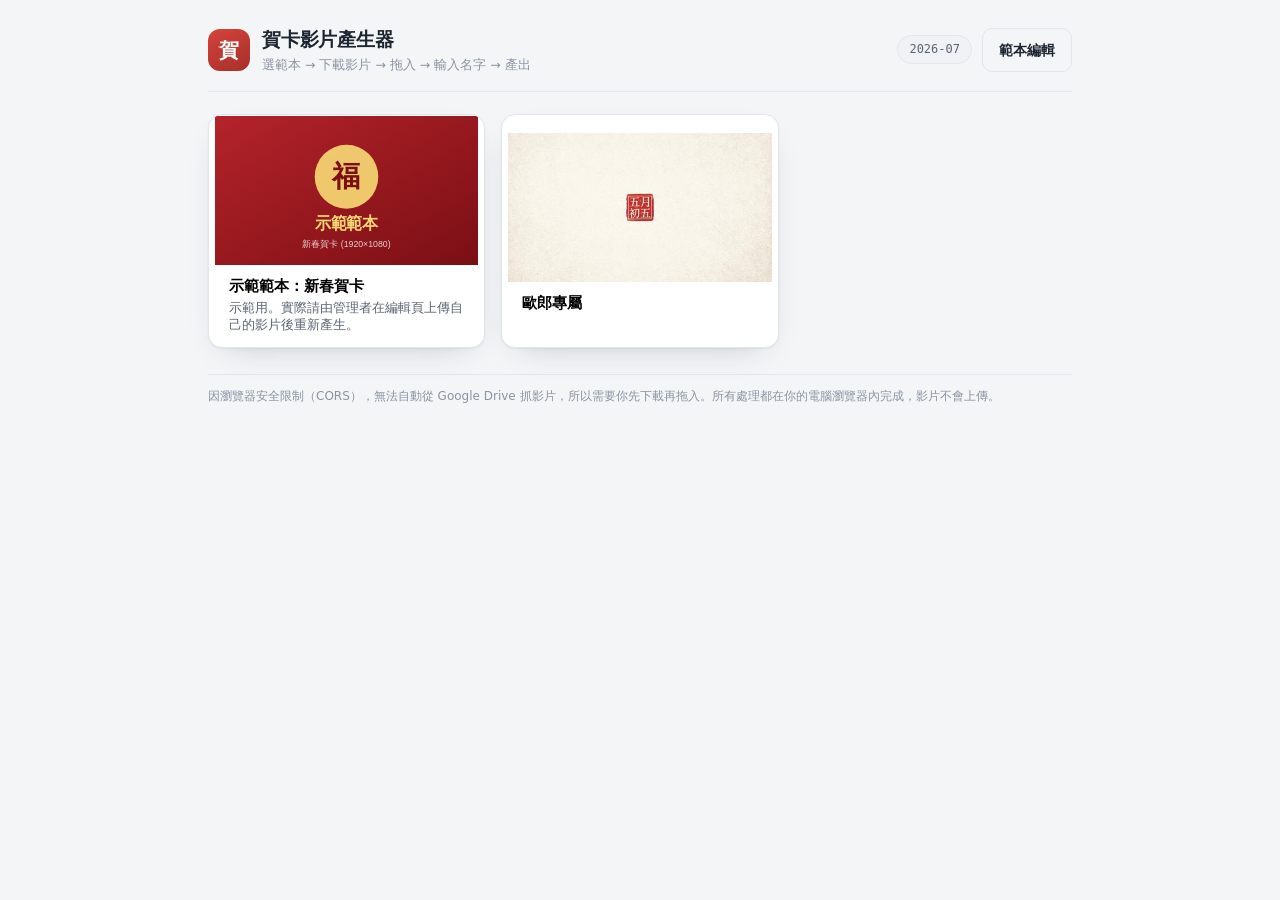
<file: index.html>
<!doctype html>
<html lang="zh-Hant">
<head>
  <meta charset="utf-8">
  <meta name="viewport" content="width=device-width, initial-scale=1">
  <title>賀卡影片產生器 — 專員產出</title>
  <link rel="stylesheet" href="css/app.css">
</head>
<body>
  <div class="wrap">
    <div class="topbar">
      <div class="brand">
        <div class="logo">賀</div>
        <div>
          <h1>賀卡影片產生器</h1>
          <div class="sub">選範本 → 下載影片 → 拖入 → 輸入名字 → 產出</div>
        </div>
      </div>
      <div class="right">
        <span class="pill" id="monthTag"></span>
        <a class="btn btn-ghost" href="editor.html" title="管理者用">範本編輯</a>
      </div>
    </div>

    <div id="browserWarn" class="alert warn hide">
      建議使用 <b>Chrome</b> 或 <b>Edge</b> 瀏覽器。其他瀏覽器可能無法產出影片。
    </div>

    <!-- 首頁：範本卡片 -->
    <section id="home">
      <div id="cards" class="grid"></div>
    </section>

    <!-- 產出流程（簡化：下載→拖入→打名字→產出） -->
    <section id="flow" class="hide">
      <div class="topbar" style="border:0;margin-bottom:8px;padding:0">
        <button class="btn btn-ghost" id="backBtn">← 換一個範本</button>
        <h2 id="flowTitle" style="margin:0;font-size:18px"></h2>
        <span></span>
      </div>

      <!-- 區塊 1：取得影片（下載＋拖入合併） -->
      <div class="block">
        <h3>1　取得影片</h3>
        <div class="sub">先下載這支範本影片，再把它拖進下面的框。</div>
        <div class="dlrow">
          <a class="btn btn-primary btn-lg" id="dlBtn" target="_blank" rel="noopener">⬇ 下載影片</a>
          <span class="muted">下載後 →</span>
        </div>
        <div class="drop" id="drop">
          <div class="big" id="dropMsg">把下載好的影片拖到這裡（或點這裡選檔案）</div>
          <div class="small">檔名：<b id="expectName" class="mono"></b>　·　建議 1080p、60 秒內</div>
        </div>
        <input type="file" id="fileInput" accept="video/*" class="hide">
        <div class="alert err hide" id="dropErr"></div>
        <div id="pvWrap" class="preview hide" style="margin-top:12px">
          <video id="pvVideo" muted playsinline></video>
          <div class="layer" id="pvLayer"></div>
        </div>
      </div>

      <!-- 區塊 2：打名字 → 產出（拖入後才出現） -->
      <div class="block hide" id="makeBlock">
        <h3>2　填文字，然後產出</h3>
        <div class="sub">填名字、賀語，上方預覽會即時顯示。換文字直接改再按產出，不用重拖影片。</div>
        <div id="nameInputs"></div>
        <button class="adv-toggle" id="advToggle" type="button"><span class="caret">▸</span> 更多設定（文字顏色）</button>
        <div class="adv-body hide" id="advBody"></div>
        <div class="genrow">
          <button class="btn btn-primary btn-lg" id="genBtn" disabled style="flex:1">產出賀卡影片</button>
        </div>
        <div id="prog" class="hide" style="margin-top:14px">
          <div class="progress"><i id="progBar"></i></div>
          <div class="progress-label" id="progLabel"></div>
        </div>
      </div>
    </section>

    <div class="footnote">
      因瀏覽器安全限制（CORS），無法自動從 Google Drive 抓影片，所以需要你先下載再拖入。所有處理都在你的電腦瀏覽器內完成，影片不會上傳。
    </div>
  </div>

  <script src="js/lib.js"></script>
  <script src="js/staff.js"></script>
</body>
</html>
</file>
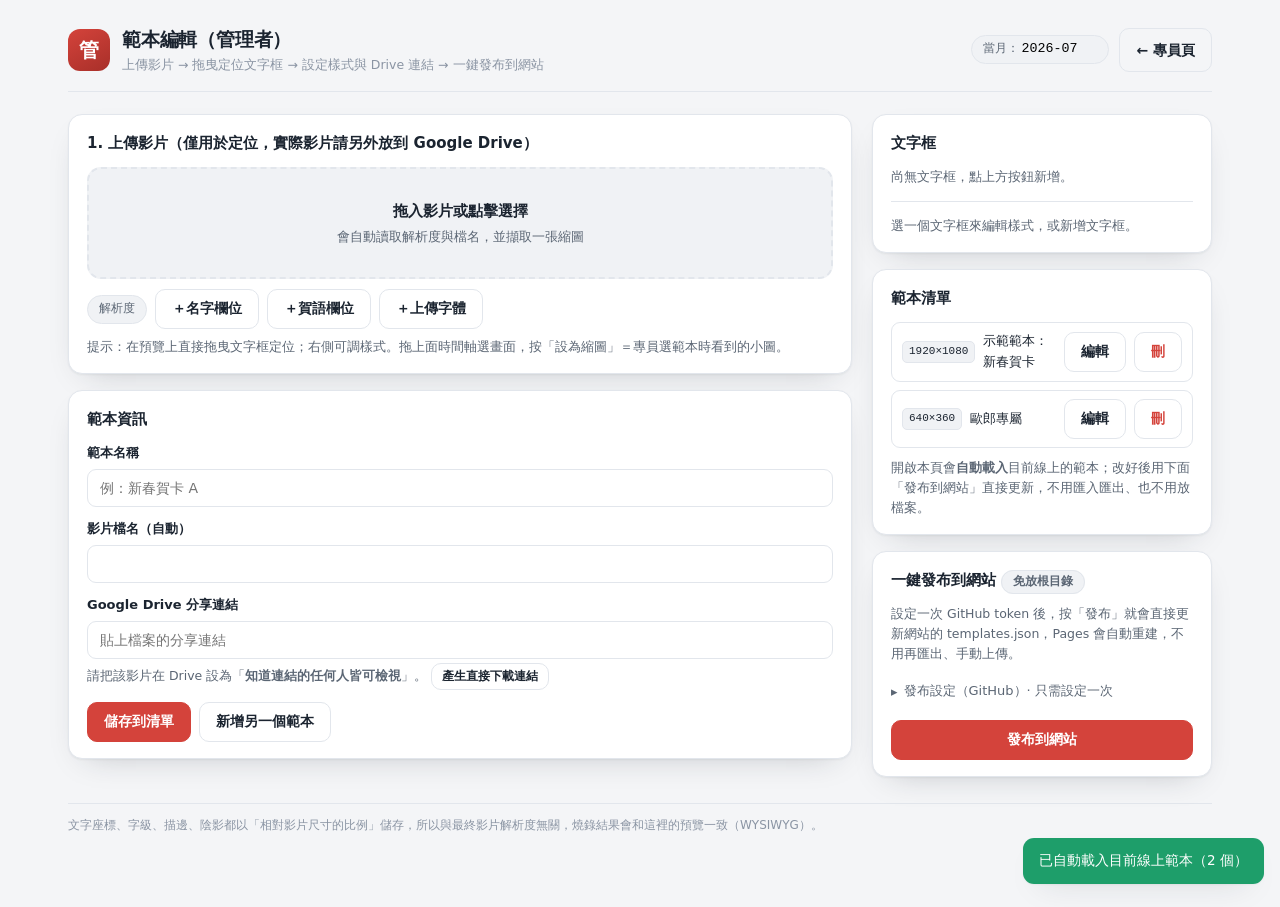
<file: editor.html>
<!doctype html>
<html lang="zh-Hant">
<head>
  <meta charset="utf-8">
  <meta name="viewport" content="width=device-width, initial-scale=1">
  <title>範本編輯 — 賀卡影片產生器（管理者）</title>
  <link rel="stylesheet" href="css/app.css">
</head>
<body>
  <div class="wrap wrap-wide">
    <div class="topbar">
      <div class="brand">
        <div class="logo">管</div>
        <div>
          <h1>範本編輯（管理者）</h1>
          <div class="sub">上傳影片 → 拖曳定位文字框 → 設定樣式與 Drive 連結 → 一鍵發布到網站</div>
        </div>
      </div>
      <div class="right">
        <label class="pill">當月：<input id="mMonth" style="border:0;background:transparent;width:78px;font-family:var(--mono)" placeholder="2026-07"></label>
        <a class="btn btn-ghost" href="index.html">← 專員頁</a>
      </div>
    </div>

    <div id="draftBar" class="alert warn hide" style="display:flex;align-items:center;gap:12px;justify-content:space-between">
      <span>偵測到上次未發布的草稿。</span>
      <span><button class="btn" id="draftRestore">還原草稿</button> <button class="btn btn-ghost" id="draftDismiss">略過</button></span>
    </div>

    <div class="ed">
      <!-- 左：舞台 -->
      <div>
        <div class="panel">
          <h3>1. 上傳影片（僅用於定位，實際影片請另外放到 Google Drive）</h3>
          <div class="drop" id="edDrop">
            <div class="big">拖入影片或點擊選擇</div>
            <div class="small">會自動讀取解析度與檔名，並擷取一張縮圖</div>
          </div>
          <input type="file" id="edFile" accept="video/*" class="hide">
          <div class="row" style="margin-top:10px">
            <span class="pill">解析度 <b id="resTag" class="mono"></b></span>
            <button class="btn btn-ghost" id="addName">＋名字欄位</button>
            <button class="btn btn-ghost" id="addGreet">＋賀語欄位</button>
            <button class="btn btn-ghost" id="fontBtn">＋上傳字體</button>
            <input type="file" id="fontFile" accept=".ttf,.otf,.woff,.woff2,.ttc" class="hide">
          </div>
          <div id="stageWrap" class="edstage hide" style="margin-top:12px">
            <video id="edVideo" muted playsinline></video>
            <div class="layer" id="edLayer" style="position:absolute;inset:0"></div>
          </div>
          <div id="thumbBar" class="row hide" style="margin-top:10px;gap:10px;align-items:center">
            <span class="muted" style="white-space:nowrap">縮圖畫面</span>
            <input type="range" id="edSeek" min="0" max="1000" value="0" style="flex:1">
            <button class="btn" id="setThumb">設為縮圖</button>
            <img id="thumbPrev" alt="縮圖預覽" style="height:38px;border:1px solid var(--line);border-radius:6px;display:none">
          </div>
          <div class="muted" style="margin-top:8px">提示：在預覽上直接拖曳文字框定位；右側可調樣式。拖上面時間軸選畫面，按「設為縮圖」＝專員選範本時看到的小圖。</div>
        </div>

        <div class="panel" style="margin-top:16px">
          <h3>範本資訊</h3>
          <div class="field"><label>範本名稱</label><input class="input" id="mName" placeholder="例：新春賀卡 A"></div>
          <div class="field"><label>影片檔名（自動）</label><input class="input mono" id="mVideoFile" readonly></div>
          <div class="field"><label>Google Drive 分享連結</label>
            <input class="input" id="mDrive" placeholder="貼上檔案的分享連結">
            <div class="muted" style="margin-top:4px">請把該影片在 Drive 設為「<b>知道連結的任何人皆可檢視</b>」。
              <button class="btn btn-ghost" id="driveHelpBtn" style="padding:4px 10px;font-size:12px">產生直接下載連結</button></div>
            <div id="driveDirectWrap" class="alert info hide" style="margin-top:6px">直接下載連結：<span id="driveDirect" class="mono" style="word-break:break-all"></span></div>
          </div>
          <div class="row">
            <button class="btn btn-primary" id="saveTpl">儲存到清單</button>
            <button class="btn" id="newTpl">新增另一個範本</button>
          </div>
        </div>
      </div>

      <!-- 右：屬性 + 清單 -->
      <div>
        <div class="panel">
          <h3>文字框</h3>
          <div class="fieldlist" id="fieldList"></div>
          <hr style="border:0;border-top:1px solid var(--line);margin:14px 0">
          <div id="props"></div>
        </div>

        <div class="panel" style="margin-top:16px">
          <h3>範本清單</h3>
          <div class="fieldlist" id="tplList"></div>
          <div class="muted" style="margin-top:10px">開啟本頁會<b>自動載入</b>目前線上的範本；改好後用下面「發布到網站」直接更新，不用匯入匯出、也不用放檔案。</div>
        </div>

        <div class="panel" style="margin-top:16px">
          <h3>一鍵發布到網站 <span class="pill" style="font-weight:600">免放根目錄</span></h3>
          <div class="muted" style="margin-bottom:10px">設定一次 GitHub token 後，按「發布」就會直接更新網站的 templates.json，Pages 會自動重建，不用再匯出、手動上傳。</div>
          <div id="pgStatus" class="alert ok hide" style="font-size:12.5px"></div>
          <button class="adv-toggle" id="pgToggle" type="button"><span class="caret">▸</span> 發布設定（GitHub）· 只需設定一次</button>
          <div class="adv-body hide" id="pgBody">
            <div class="grid2">
              <div class="field"><label>GitHub 帳號</label><input class="input mono" id="pgOwner" value="mktcycy" placeholder="mktcycy"></div>
              <div class="field"><label>Repo 名稱</label><input class="input mono" id="pgRepo" value="greeting-card-video" placeholder="greeting-card-video"></div>
            </div>
            <div class="grid2">
              <div class="field"><label>分支</label><input class="input mono" id="pgBranch" value="main" placeholder="main"></div>
              <div class="field"><label>檔案路徑</label><input class="input mono" id="pgPath" value="templates.json" placeholder="templates.json"></div>
            </div>
            <div class="field"><label>GitHub Token（fine-grained，僅需該 repo 的 Contents 讀寫）</label>
              <input class="input mono" id="pgToken" type="password" placeholder="ghp_ 或 github_pat_..."></div>
            <label class="row" style="font-size:13px;gap:6px"><input type="checkbox" id="pgRemember"> 記住 token（存在本機瀏覽器）
              <button class="btn btn-ghost" id="pgClearTok" type="button" style="padding:4px 10px;font-size:12px;margin-left:auto">清除 token</button></label>
            <div class="alert warn" style="margin-top:8px;font-size:12.5px">⚠️ token 有寫入權，只在<b>你自己的電腦</b>操作、不要用共用電腦；建議用「fine-grained token」且只授權這一個 repo 的 Contents。</div>
          </div>
          <button class="btn btn-primary btn-block" id="pgPublish" style="margin-top:12px">發布到網站</button>
        </div>
      </div>
    </div>

    <div class="footnote">
      文字座標、字級、描邊、陰影都以「相對影片尺寸的比例」儲存，所以與最終影片解析度無關，燒錄結果會和這裡的預覽一致（WYSIWYG）。
    </div>
  </div>

  <script src="js/lib.js"></script>
  <script src="js/editor.js"></script>
</body>
</html>
</file>
<file: css/app.css>
:root{
  --bg:#F4F5F7; --surface:#FFFFFF; --surface-2:#F0F2F5; --ink:#1B2430; --muted:#5B6674;
  --faint:#8A94A3; --line:#E2E6EC; --brand:#D4433B; --brand-deep:#A82F29; --brand-soft:#FCE9E7;
  --ok:#1E9E6A; --ok-soft:#E4F5EE; --warn:#C7841A; --warn-soft:#FBF0DC; --err:#C5372F; --err-soft:#FBE7E5;
  --shadow:0 1px 2px rgba(27,36,48,.05),0 12px 32px -18px rgba(27,36,48,.28);
  --font:"PingFang TC","Noto Sans TC","Microsoft JhengHei",-apple-system,system-ui,sans-serif;
  --mono:ui-monospace,"SF Mono",Menlo,Consolas,monospace;
}
*{box-sizing:border-box}
html,body{margin:0}
body{background:var(--bg);color:var(--ink);font-family:var(--font);line-height:1.6;-webkit-font-smoothing:antialiased}
a{color:var(--brand-deep)}
.wrap{max-width:900px;margin:0 auto;padding:24px 18px 72px}
.wrap-wide{max-width:1180px}

/* header */
.topbar{display:flex;align-items:center;justify-content:space-between;gap:12px;flex-wrap:wrap;
  border-bottom:1px solid var(--line);padding-bottom:16px;margin-bottom:22px}
.brand{display:flex;align-items:center;gap:12px}
.brand .logo{width:42px;height:42px;border-radius:12px;background:linear-gradient(150deg,var(--brand),var(--brand-deep));
  display:grid;place-items:center;color:#fff;font-weight:800;font-size:20px;flex:none}
.brand h1{font-size:19px;margin:0;font-weight:800;letter-spacing:-.01em}
.brand .sub{font-size:12.5px;color:var(--faint);margin-top:1px}
.topbar .right{display:flex;gap:10px;align-items:center;font-size:13px;color:var(--muted)}
.pill{font-family:var(--mono);font-size:12px;background:var(--surface-2);border:1px solid var(--line);border-radius:999px;padding:4px 11px;color:var(--muted)}

/* buttons */
.btn{appearance:none;border:1px solid var(--line);background:var(--surface);color:var(--ink);font-family:var(--font);
  font-size:14px;font-weight:600;padding:10px 16px;border-radius:10px;cursor:pointer;display:inline-flex;align-items:center;gap:8px;
  transition:border-color .15s,transform .1s,background .15s;text-decoration:none}
.btn:hover{border-color:var(--brand);transform:translateY(-1px)}
.btn:disabled{opacity:.45;cursor:not-allowed;transform:none}
.btn:focus-visible{outline:2px solid var(--brand);outline-offset:2px}
.btn-primary{background:var(--brand);border-color:var(--brand);color:#fff}
.btn-primary:hover{background:var(--brand-deep);border-color:var(--brand-deep)}
.btn-lg{font-size:16px;padding:13px 22px}
.btn-block{width:100%;justify-content:center}
.btn-ghost{background:transparent}

/* cards grid (staff home) */
.grid{display:grid;grid-template-columns:repeat(auto-fill,minmax(220px,1fr));gap:16px}
.tplcard{background:var(--surface);border:1px solid var(--line);border-radius:14px;overflow:hidden;cursor:pointer;
  box-shadow:var(--shadow);transition:transform .12s,border-color .12s;text-align:left}
.tplcard:hover{transform:translateY(-3px);border-color:var(--brand)}
.tplcard .thumb{aspect-ratio:16/9;background:var(--surface-2);width:100%;object-fit:cover;display:block}
.tplcard .body{padding:12px 14px}
.tplcard .body h3{margin:0;font-size:15px;font-weight:800}
.tplcard .body p{margin:4px 0 0;font-size:12.5px;color:var(--muted);display:-webkit-box;-webkit-line-clamp:2;-webkit-box-orient:vertical;overflow:hidden}

/* steps */
.steps{display:flex;flex-direction:column;gap:14px}
.step{background:var(--surface);border:1px solid var(--line);border-radius:14px;padding:18px 20px;box-shadow:var(--shadow);opacity:.5;transition:opacity .2s}
.step.active{opacity:1;border-color:var(--brand)}
.step.done{opacity:1}
.step .head{display:flex;align-items:center;gap:12px;margin-bottom:10px}
.step .num{width:28px;height:28px;border-radius:50%;background:var(--surface-2);color:var(--muted);
  display:grid;place-items:center;font-weight:800;font-size:14px;flex:none;font-family:var(--mono)}
.step.active .num{background:var(--brand);color:#fff}
.step.done .num{background:var(--ok);color:#fff}
.step .head h3{margin:0;font-size:16px;font-weight:800}
.step .hint{font-size:13px;color:var(--muted);margin:2px 0 12px}

/* dropzone */
.drop{border:2px dashed var(--line);border-radius:14px;background:var(--surface-2);padding:30px;text-align:center;
  cursor:pointer;transition:border-color .15s,background .15s}
.drop:hover,.drop.over{border-color:var(--brand);background:var(--brand-soft)}
.drop .big{font-size:15px;font-weight:700}
.drop .small{font-size:12.5px;color:var(--muted);margin-top:4px}

/* preview */
.preview{position:relative;width:100%;background:#000;border-radius:12px;overflow:hidden;margin-top:6px}
.preview video{display:block;width:100%;height:auto}
.preview .layer{position:absolute;inset:0;pointer-events:none}
.tf{position:absolute;transform:translate(-50%,-50%);white-space:pre;line-height:1.1;pointer-events:none}

/* form fields */
.field{margin:12px 0}
.field label{display:block;font-size:13px;font-weight:700;margin-bottom:5px}
.input,select,textarea{width:100%;font-family:var(--font);font-size:14px;padding:10px 12px;border:1px solid var(--line);
  border-radius:9px;background:var(--surface);color:var(--ink)}
.input:focus,select:focus,textarea:focus{outline:none;border-color:var(--brand);box-shadow:0 0 0 3px var(--brand-soft)}
.req::after{content:" *";color:var(--brand)}

/* progress */
.progress{height:12px;background:var(--surface-2);border-radius:999px;overflow:hidden;border:1px solid var(--line)}
.progress > i{display:block;height:100%;width:0;background:linear-gradient(90deg,var(--brand),var(--brand-deep));transition:width .2s}
.progress-label{font-size:13px;color:var(--muted);margin-top:8px;font-family:var(--mono)}

/* toast / alerts */
.toasts{position:fixed;right:16px;bottom:16px;display:flex;flex-direction:column;gap:10px;z-index:1000;max-width:340px}
.toast{background:var(--ink);color:#fff;padding:12px 16px;border-radius:11px;font-size:13.5px;box-shadow:var(--shadow);animation:slideIn .2s}
.toast.ok{background:var(--ok)}.toast.warn{background:var(--warn)}.toast.err{background:var(--err)}
@keyframes slideIn{from{transform:translateY(8px);opacity:0}to{transform:none;opacity:1}}
.alert{border-radius:11px;padding:12px 15px;font-size:13.5px;margin:10px 0}
.alert.err{background:var(--err-soft);border:1px solid var(--err);color:var(--brand-deep)}
.alert.warn{background:var(--warn-soft);border:1px solid var(--warn);color:#7a5510}
.alert.ok{background:var(--ok-soft);border:1px solid var(--ok);color:#146848}
.alert.info{background:var(--surface-2);border:1px solid var(--line);color:var(--muted)}

/* editor layout */
.ed{display:grid;grid-template-columns:1fr 340px;gap:20px;align-items:start}
@media (max-width:900px){.ed{grid-template-columns:1fr}.wrap-wide{max-width:900px}}
.panel{background:var(--surface);border:1px solid var(--line);border-radius:14px;padding:16px 18px;box-shadow:var(--shadow)}
.panel h3{margin:0 0 12px;font-size:15px;font-weight:800}
.edstage{position:relative;background:#111;border-radius:12px;overflow:hidden;user-select:none}
.edstage video{display:block;width:100%;height:auto}
.edbox{position:absolute;transform:translate(-50%,-50%);cursor:move;white-space:pre;line-height:1.1;
  outline:1.5px dashed rgba(255,255,255,.55);outline-offset:3px}
.edbox.sel{outline:2px solid var(--brand)}
.fieldlist{display:flex;flex-direction:column;gap:8px}
.fieldrow{display:flex;align-items:center;gap:8px;border:1px solid var(--line);border-radius:9px;padding:8px 10px;font-size:13px;cursor:pointer}
.fieldrow.sel{border-color:var(--brand);background:var(--brand-soft)}
.fieldrow .tag{font-family:var(--mono);font-size:11px;padding:1px 6px;border-radius:5px;background:var(--surface-2);border:1px solid var(--line)}
.grid2{display:grid;grid-template-columns:1fr 1fr;gap:10px}
.row{display:flex;gap:8px;align-items:center}
.swatches{display:flex;flex-wrap:wrap;gap:6px;margin-top:6px}
.sw{width:22px;height:22px;border-radius:6px;border:1px solid var(--line);cursor:pointer}
.muted{color:var(--muted);font-size:12.5px}
.mono{font-family:var(--mono)}
.hide{display:none!important}
.spinner{width:16px;height:16px;border:2px solid rgba(255,255,255,.4);border-top-color:#fff;border-radius:50%;animation:spin .7s linear infinite;display:inline-block}
@keyframes spin{to{transform:rotate(360deg)}}
@media (prefers-reduced-motion:reduce){*{animation:none!important;transition:none!important}}
.footnote{margin-top:26px;font-size:12px;color:var(--faint);border-top:1px solid var(--line);padding-top:12px}

/* 簡化版流程 */
.block{background:var(--surface);border:1px solid var(--line);border-radius:16px;padding:20px 22px;box-shadow:var(--shadow);margin-bottom:16px}
.block h3{margin:0 0 4px;font-size:17px;font-weight:800}
.block .sub{font-size:13px;color:var(--muted);margin-bottom:14px}
.reveal{animation:fade .25s}
@keyframes fade{from{opacity:0;transform:translateY(6px)}to{opacity:1;transform:none}}
.dlrow{display:flex;gap:10px;align-items:center;flex-wrap:wrap;margin-bottom:12px}
.big-input{font-size:20px;font-weight:700;padding:14px 16px;text-align:center}
.genrow{display:flex;gap:10px;align-items:center;margin-top:14px}
.adv-toggle{display:inline-flex;align-items:center;gap:6px;font-size:13px;color:var(--muted);cursor:pointer;
  background:none;border:0;padding:8px 0;font-family:var(--font)}
.adv-toggle:hover{color:var(--brand)}
.adv-body{border-top:1px solid var(--line);margin-top:6px;padding-top:12px}
.caret{transition:transform .15s}
.adv-toggle.open .caret{transform:rotate(90deg)}
.swatch-input{width:40px;height:40px;border:1px solid var(--line);border-radius:9px;padding:2px;background:var(--surface);cursor:pointer;flex:none}
</file>
